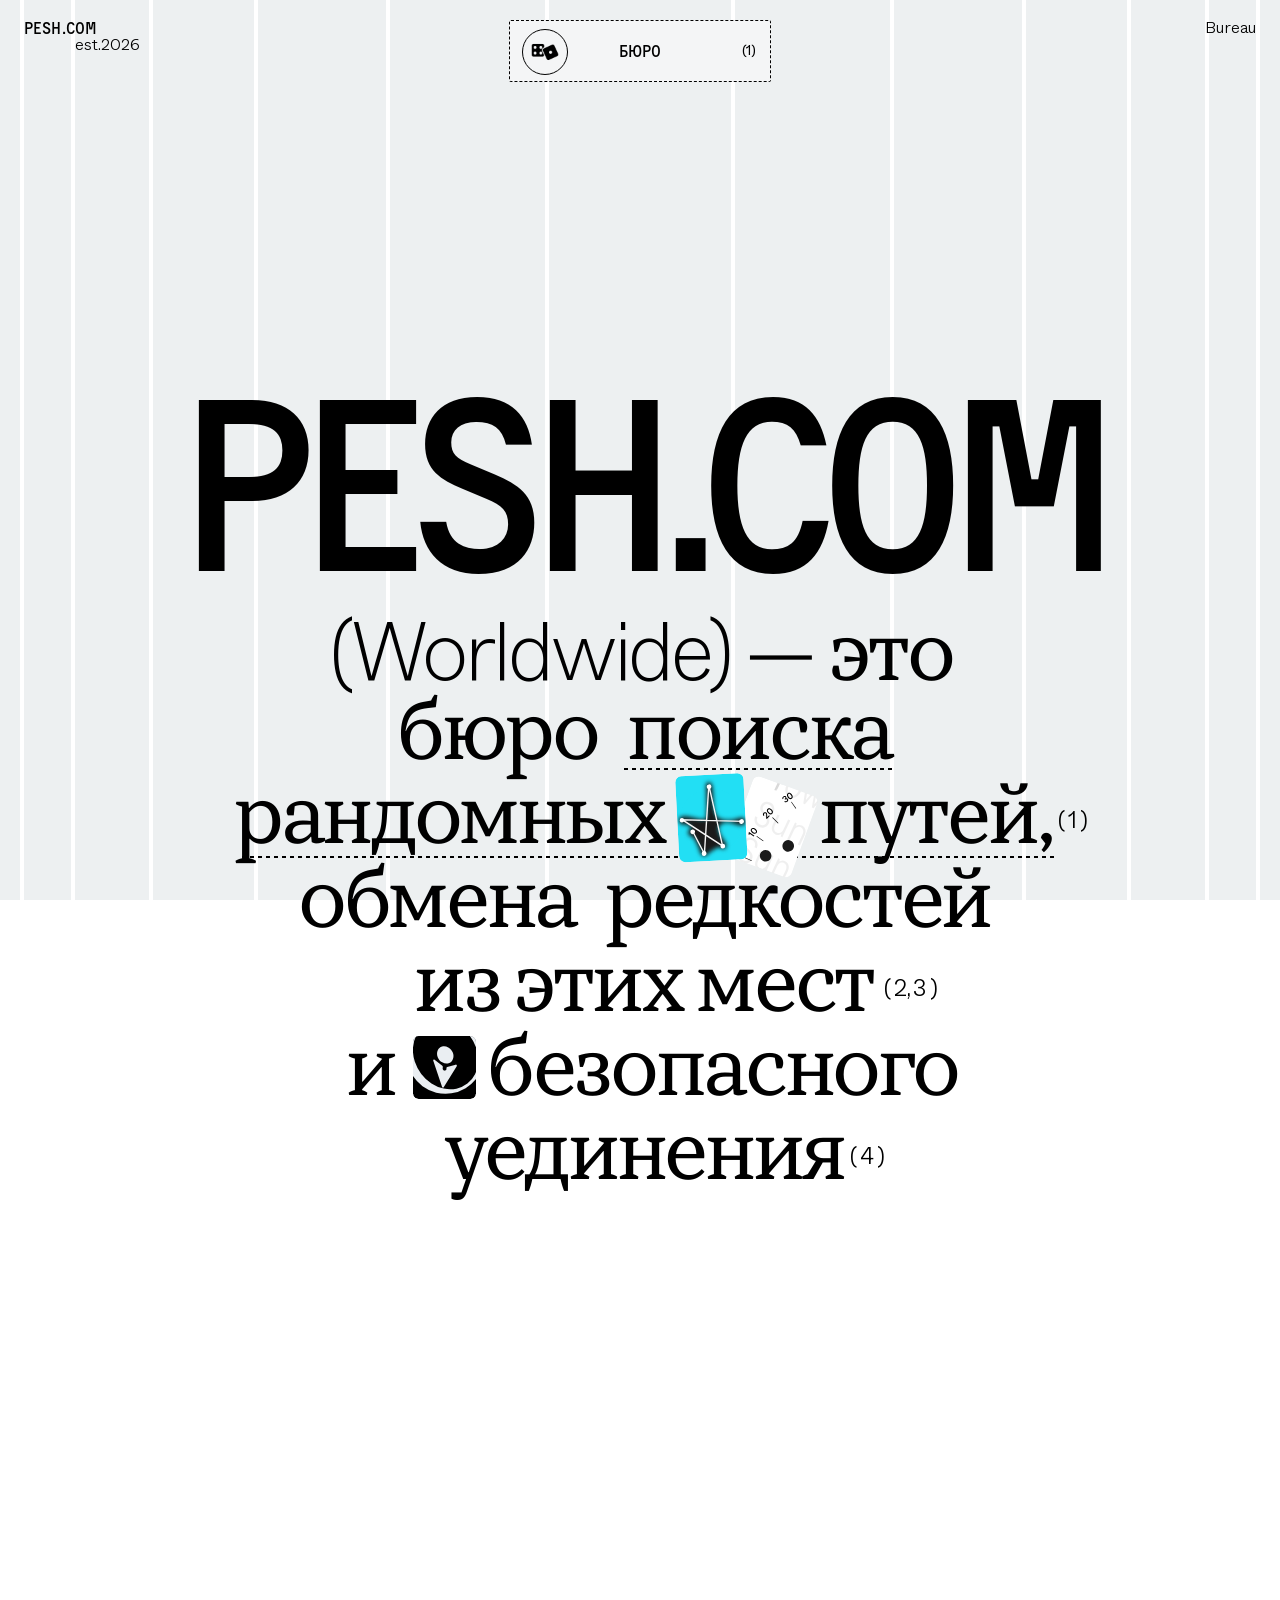
<file: index.html>
<!DOCTYPE html>
<html lang="ru">
<head>
    <meta charset="UTF-8">
    <meta name="viewport" content="width=device-width, initial-scale=1.0">
    <title>PESH.COM — Бюро</title>
    <meta name="description" content="PESH.COM (Worldwide) — бюро поиска рандомных путей, обмена редкостей и безопасного уединения.">
    <link rel="preload" href="assets/fonts/abc-whyte.woff2" as="font" type="font/woff2" crossorigin>
    <link rel="preload" href="assets/fonts/activist.woff2" as="font" type="font/woff2" crossorigin>
    <link rel="preload" href="assets/fonts/tt-tricks.woff2" as="font" type="font/woff2" crossorigin>
    <link rel="stylesheet" href="assets/css/base.css?v=4">
    <link rel="stylesheet" href="assets/css/home.css?v=4">
    <link rel="stylesheet" href="assets/css/panels.css?v=4">
</head>
<body class="is-preload">

    <div class="grid" id="grid" aria-hidden="true"></div>

    <header class="top-bar" data-enter="top">
        <div class="top-bar__scale">
            <div class="top-bar__motion">
                <a class="logo" href="index.html" aria-label="PESH.COM, est. 2026">
                    <span class="logo__name">pesh.com</span>
                    <span class="logo__est">est.2026</span>
                </a>

                <nav class="nav-pill" aria-label="Разделы">
                    <button class="nav-pill__trigger" type="button" aria-haspopup="true" aria-expanded="false">
                        <span class="nav-pill__dice">
                            <img src="assets/images/dice.png" alt="" width="28" height="28">
                        </span>
                        <span class="nav-pill__label">бюро</span>
                        <span class="nav-pill__index">(1)</span>
                    </button>
                </nav>

                <span class="top-bar__section">Bureau</span>
            </div>
        </div>
    </header>

    <main>

        <section class="hero" data-enter="bottom" aria-label="PESH.COM">
            <div class="hero__scale">
                <div class="hero__motion">
                    <div class="hero__layer">
                        <h1 class="hero__title">pesh.com</h1>

                        <p class="hero__intro">
                            <span class="u-sans">(Worldwide)</span><span class="u-serif"> — это</span>
                        </p>

                        <p class="hero__lead">бюро  поиска
рандомных          путей,
обмена  редкостей
из этих мест
 и      безопасного
уединения</p>

                        <span class="hero__rule hero__rule--search" aria-hidden="true"></span>
                        <span class="hero__rule hero__rule--paths" aria-hidden="true"></span>

                        <a class="hero__jump hero__jump--search" href="#panels" aria-label="Перейти к бронированию маршрута"></a>
                        <a class="hero__jump hero__jump--paths" href="#panels" aria-label="Перейти к бронированию маршрута"></a>

                        <img class="hero__cards" src="assets/images/hero-cards.svg" alt="" width="144" height="106">
                        <img class="hero__rest" src="assets/images/hero-rest-card.svg" alt="" width="63" height="63">

                        <span class="hero__note hero__note--one">( 1 )</span>
                        <span class="hero__note hero__note--two">( 2, 3 )</span>
                        <span class="hero__note hero__note--four">( 4 )</span>
                    </div>
                </div>
            </div>
        </section>

        <div class="hero__end" id="hero-end" aria-hidden="true"></div>

        <section class="panels" id="panels" aria-label="Бронирование маршрута">

            <aside class="panel panel--menu" aria-label="Розыгрыш маршрута">
                <div class="panel__inner">
                    <div class="accordion" id="accordion">
                        <p class="menu-title">розыгрыш маршрута</p>

                        <section class="menu-item">
                            <button class="menu-item__header" type="button" aria-expanded="false">подготовка</button>
                            <div class="menu-item__body">
                                <p class="menu-item__text">Раздел в подготовке.</p>
                            </div>
                        </section>

                        <section class="menu-item is-open">
                            <button class="menu-item__header" type="button" aria-expanded="true">примерная локация</button>
                            <div class="menu-item__body">
                                <p class="menu-item__text">Маршрут пройдет по&nbsp;правой стороне хребта Атласского, через обзорную площадку и&nbsp;до&nbsp;р.&nbsp;Калька</p>
                                <span class="route-map" aria-hidden="true">
                                    <img class="route-map__lines" src="assets/images/altitude-lines-desktop.svg" alt="">
                                    <span class="route-map__pin"></span>
                                </span>
                            </div>
                        </section>

                        <section class="menu-item">
                            <button class="menu-item__header" type="button" aria-expanded="false">часто задаваемые вопросы</button>
                            <div class="menu-item__body">
                                <p class="menu-item__text">Раздел в подготовке.</p>
                            </div>
                        </section>
                    </div>
                </div>
            </aside>

            <aside class="panel panel--ticket" aria-label="Стоимость билета">
                <div class="panel__inner">
                    <p class="ticket__lead">Стоимость билета случайна
и зависит от того, сколько ходоков
поучаствует в маршруте:</p>

                    <p class="ticket__caption ticket__caption--count">количество ходоков:</p>
                    <div class="counter counter--count">
                        <span class="counter__cell counter__cell--unit">шт</span>
                        <span class="counter__cell"></span>
                        <span class="counter__cell counter__cell--digit">2</span>
                        <span class="counter__cell counter__cell--digit">0</span>
                    </div>

                    <p class="ticket__caption ticket__caption--price">Когда набор завершится,
каждый ходок получит билет за:</p>
                    <div class="counter counter--price">
                        <span class="counter__cell counter__cell--unit">₽</span>
                        <span class="counter__cell"></span>
                        <span class="counter__cell counter__cell--digit">5</span>
                        <span class="counter__cell counter__cell--digit">8</span>
                        <span class="counter__cell counter__cell--digit">1</span>
                        <span class="counter__cell counter__cell--digit">0</span>
                    </div>

                    <p class="ticket__deadline">набор на маршрут до 18/06/2026</p>
                    <button class="ticket__book" type="button">забронировать место</button>
                </div>
            </aside>

        </section>

        <section class="bureau-m" aria-label="Бюро">
            <div class="bureau-m__stage">
                <h1 class="bureau-m__title">pesh.com</h1>

                <p class="bureau-m__lead"><span class="bureau-m__intro">(Worldwide)</span> <span class="bureau-m__dash">— это</span></p>
                <p class="bureau-m__body">бюро <span class="bureau-m__u">поиска</span>
<span class="bureau-m__u">рандомных      путей,</span>
обмена редкостей
из этих мест
и      безопасного
уединения</p>

                <img class="bureau-m__cards" src="assets/images/hero-cards.svg" alt="" aria-hidden="true">
                <img class="bureau-m__rest" src="assets/images/hero-rest-card.svg" alt="" aria-hidden="true">
            </div>
        </section>
    </main>

    <script src="assets/js/grid.js?v=4"></script>
    <script src="assets/js/nav.js?v=4"></script>
    <script src="assets/js/app.js?v=4"></script>
    <script src="assets/js/mobile-nav.js?v=4"></script>
</body>
</html>
</file>
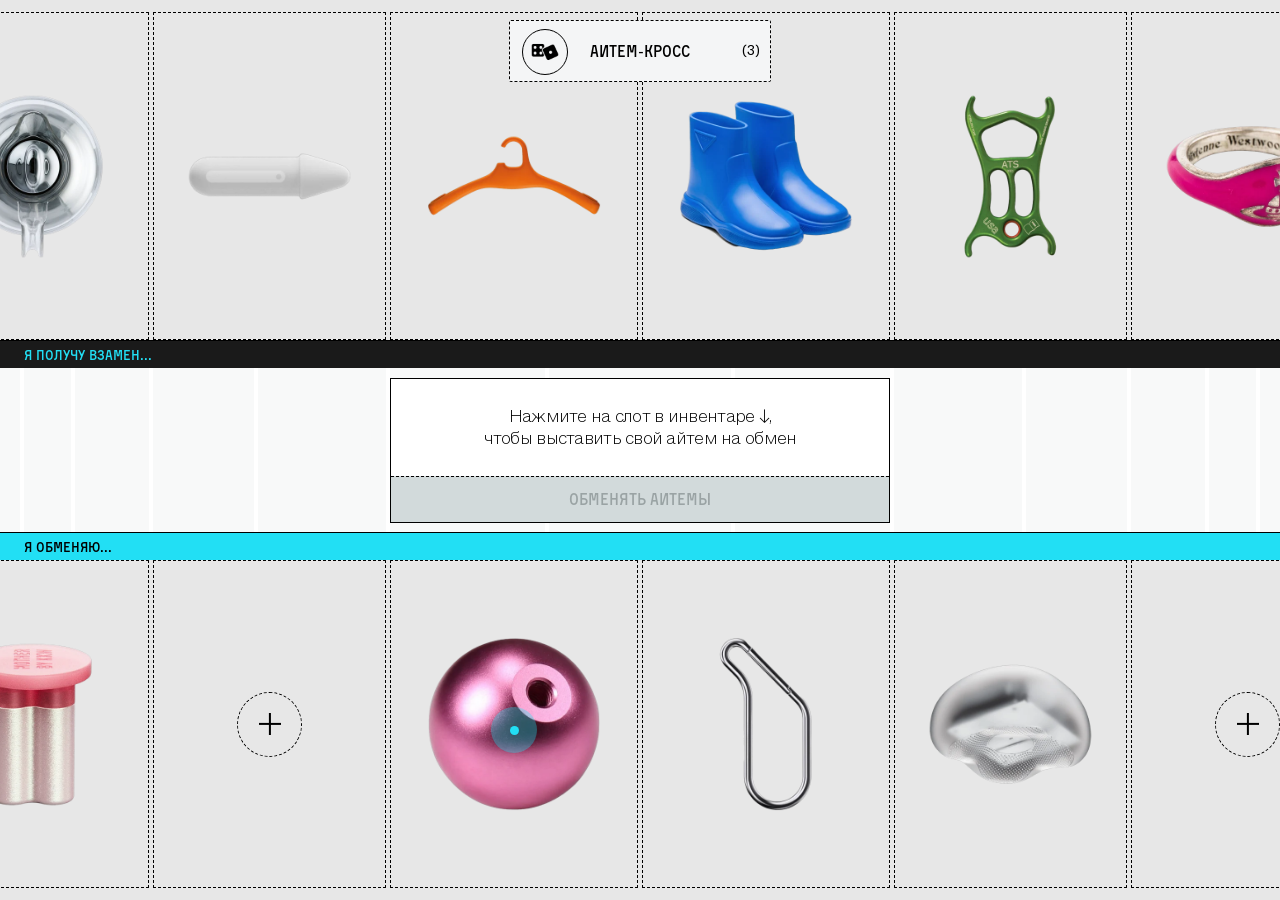
<file: item-cross.html>
<!DOCTYPE html>
<html lang="ru">
<head>
    <meta charset="UTF-8">
    <meta name="viewport" content="width=device-width, initial-scale=1.0">
    <title>PESH.COM — Айтем-кросс</title>
    <meta name="description" content="Айтем-кросс PESH.COM — обмен редкостями между ходоками.">
    <link rel="preload" href="assets/fonts/abc-whyte.woff2" as="font" type="font/woff2" crossorigin>
    <link rel="preload" href="assets/fonts/activist.woff2" as="font" type="font/woff2" crossorigin>
    <link rel="stylesheet" href="assets/css/base.css?v=4">
    <link rel="stylesheet" href="assets/css/item-cross.css?v=4">
    <link rel="stylesheet" href="assets/css/item-cross-mobile.css?v=4">
</head>
<body class="is-preload">
    <div class="grid" id="grid" aria-hidden="true"></div>

    <header class="top-bar">
        <div class="top-bar__scale">
            <div class="top-bar__motion">
                <nav class="nav-pill" aria-label="Разделы">
                    <button class="nav-pill__trigger" type="button" aria-haspopup="true" aria-expanded="false">
                        <span class="nav-pill__dice">
                            <img src="assets/images/dice.png" alt="" width="28" height="28">
                        </span>
                        <span class="nav-pill__label">айтем-кросс</span>
                        <span class="nav-pill__index">(3)</span>
                    </button>
                </nav>
            </div>
        </div>
    </header>

    <main>
        <section class="cross" aria-label="Обмен айтемами">
            <div class="cross__scale">
                <div class="cross__stage">

                    <div class="ribbon ribbon--top" data-enter="top">
                        <div class="ribbon__track" id="track-top"></div>
                    </div>
                    <p class="plate plate--receive">я получу взамен...</p>

                    <div class="action" id="action">
                        <div class="action__panel">
                            <p class="action__note" id="note">Нажмите на слот в инвентаре ↓,
чтобы выставить свой айтем на обмен</p>
                            <button class="action__button" id="exchange" type="button" disabled>обменять айтемы</button>
                        </div>
                    </div>

                    <p class="plate plate--give">я обменяю...</p>
                    <div class="ribbon ribbon--bottom" data-enter="bottom">
                        <div class="ribbon__track" id="track-bottom"></div>
                    </div>

                </div>
            </div>
        </section>

        <section class="m-cross" aria-label="Обмен айтемами">
            <div class="m-stage" id="m-stage">
                <div class="m-grid" id="m-grid" aria-hidden="true"></div>

                <p class="m-plate" id="m-plate">
                    <span class="m-plate__label" id="m-plate-label">я обменяю...</span>
                    <span class="m-plate__index" id="m-plate-index">(1)</span>
                </p>
                <button class="m-dice" id="m-dice" type="button" aria-label="Меню">
                    <span class="m-burger"><span></span><span></span><span></span></span>
                </button>

                <div class="m-matrix" id="m-matrix">
                    <div class="m-cards" id="m-cards"></div>
                </div>

                <div class="m-panel" id="m-panel">
                    <div class="m-panel__content" id="m-content"></div>
                    <button class="m-panel__btn" id="m-btn" type="button" disabled>хочу обменять это</button>
                </div>

                <form class="m-form" id="m-form" hidden novalidate>
                    <div class="m-form__fields">
                        <label class="m-field">
                            <span class="m-field__label">полное имя</span>
                            <span class="m-field__control">
                                <input class="m-field__input" name="name" type="text" placeholder="Путник Бродячий" autocomplete="name" required>
                                <button class="m-field__clear icon-x" type="button" tabindex="-1" aria-label="Очистить"></button>
                            </span>
                        </label>
                        <label class="m-field">
                            <span class="m-field__label">почта</span>
                            <span class="m-field__control">
                                <input class="m-field__input" name="email" type="email" placeholder="name@gmail.com" autocomplete="email" required>
                                <button class="m-field__clear icon-x" type="button" tabindex="-1" aria-label="Очистить"></button>
                            </span>
                        </label>
                        <label class="m-field">
                            <span class="m-field__label">комментарии*</span>
                            <span class="m-field__control">
                                <input class="m-field__input" name="comment" type="text" placeholder="Крутой стафф, спасибо!" required>
                                <button class="m-field__clear icon-x" type="button" tabindex="-1" aria-label="Очистить"></button>
                            </span>
                        </label>
                    </div>
                    <button class="m-form__submit" id="m-submit" type="submit">обменять айтем</button>
                </form>
            </div>
        </section>

        <div class="modal" id="modal" hidden>
            <div class="modal__backdrop" data-close></div>
            <form class="modal__card" id="form" novalidate>
                <button class="modal__close icon-x" type="button" data-close aria-label="Закрыть"></button>

                <div class="modal__body" id="modal-body">
                    <p class="modal__title">заполните форму, чтобы приобрести айтем</p>

                    <div class="modal__fields">
                        <label class="field">
                            <span class="field__label">полное имя</span>
                            <span class="field__control">
                                <input class="field__input" name="name" type="text" placeholder="Путник Бродячий" autocomplete="name" required>
                                <button class="field__clear icon-x" type="button" tabindex="-1" aria-label="Очистить"></button>
                            </span>
                        </label>

                        <label class="field">
                            <span class="field__label">почта</span>
                            <span class="field__control">
                                <input class="field__input" name="email" type="email" placeholder="name@gmail.com" autocomplete="email" required>
                                <button class="field__clear icon-x" type="button" tabindex="-1" aria-label="Очистить"></button>
                            </span>
                        </label>

                        <label class="field">
                            <span class="field__label">комментарий*</span>
                            <span class="field__control">
                                <input class="field__input" name="comment" type="text" placeholder="Крутой стафф, спасибо!" required>
                                <button class="field__clear icon-x" type="button" tabindex="-1" aria-label="Очистить"></button>
                            </span>
                        </label>
                    </div>

                    <button class="modal__submit" type="submit">обменять</button>
                </div>

                <div class="modal__success" id="modal-success" hidden>
                    <p class="modal__success-text">Спасибо за транзакцию!
Цифровой слепок айтема скоро придёт
на указанный вами почтовый адрес.</p>
                    <button class="modal__submit" type="button" data-close>супер</button>
                </div>
            </form>
        </div>
    </main>

    <script src="assets/js/grid.js?v=4"></script>
    <script src="assets/js/nav.js?v=4"></script>
    <script src="assets/js/item-cross.js?v=4"></script>
    <script src="assets/js/mobile-nav.js?v=4"></script>
</body>
</html>
</file>
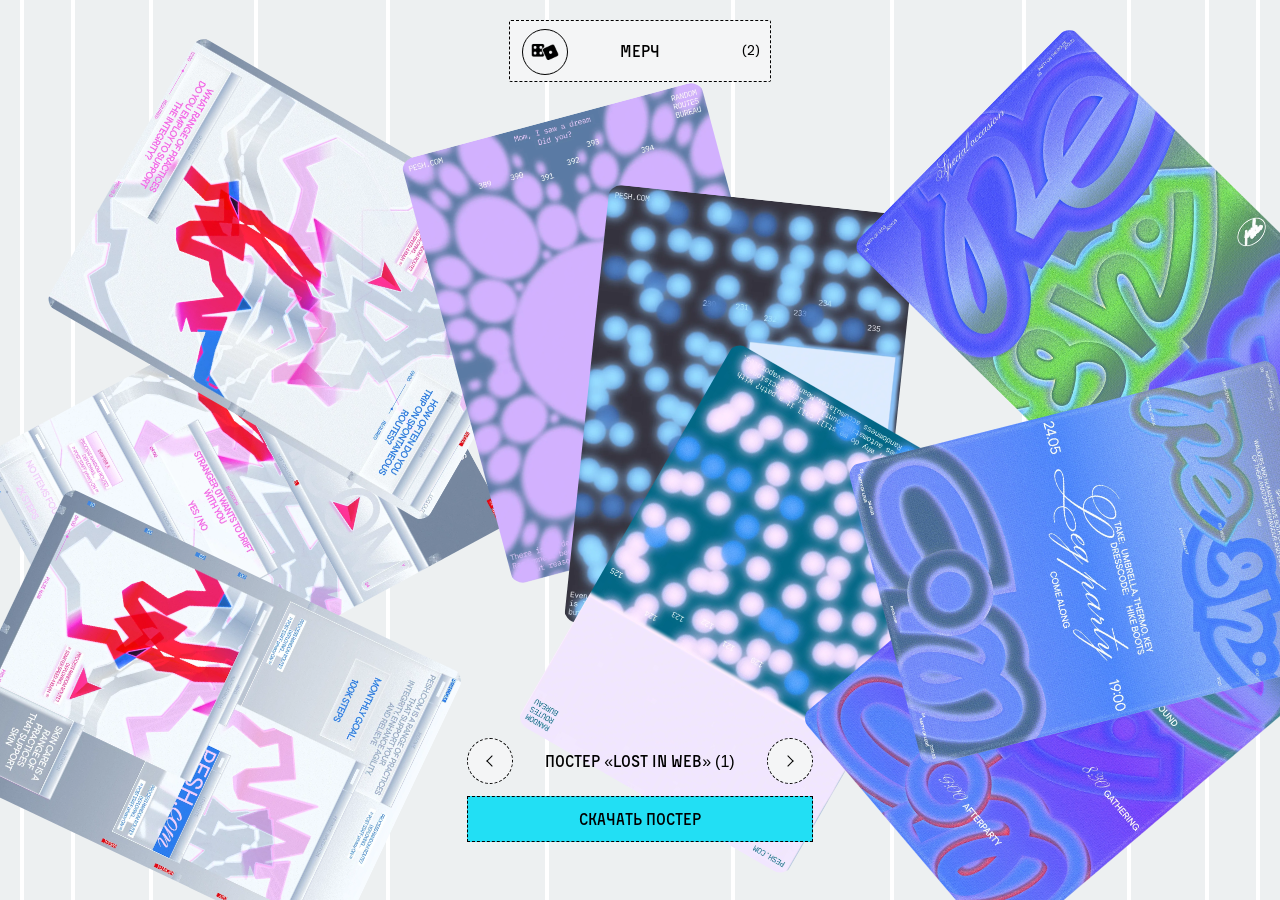
<file: merch.html>
<!DOCTYPE html>
<html lang="ru">
<head>
    <meta charset="UTF-8">
    <meta name="viewport" content="width=device-width, initial-scale=1.0">
    <title>PESH.COM — Мерч</title>
    <meta name="description" content="Мерч PESH.COM — постеры коллекций Lost in web, Сны и Leg Party.">
    <link rel="preload" href="assets/fonts/abc-whyte.woff2" as="font" type="font/woff2" crossorigin>
    <link rel="preload" href="assets/fonts/activist.woff2" as="font" type="font/woff2" crossorigin>
    <link rel="stylesheet" href="assets/css/base.css?v=4">
    <link rel="stylesheet" href="assets/css/merch.css?v=4">
</head>
<body class="is-preload">

    <div class="grid" id="grid" aria-hidden="true"></div>

    <header class="top-bar">
        <div class="top-bar__scale">
            <div class="top-bar__motion">
                <nav class="nav-pill" aria-label="Разделы">
                    <button class="nav-pill__trigger" type="button" aria-haspopup="true" aria-expanded="false">
                        <span class="nav-pill__dice">
                            <img src="assets/images/dice.png" alt="" width="28" height="28">
                        </span>
                        <span class="nav-pill__label">мерч</span>
                        <span class="nav-pill__index">(2)</span>
                    </button>
                </nav>

                <div class="mobile-bar">
                    <span class="mobile-bar__word">Bureau</span>
                    <button class="mobile-bar__menu" type="button" aria-label="Меню">
                        <span class="mobile-bar__burger"></span>
                    </button>
                    <span class="mobile-bar__est">est.2026</span>
                </div>
            </div>
        </div>
    </header>

    <main>
        <section class="merch" aria-label="Постеры">
            <div class="merch__scale">
                <div class="merch__stage" id="stage">

                    <div class="merch-controls" data-enter="bottom">
                        <button class="merch-arrow merch-arrow--prev" id="prev" type="button" aria-label="Предыдущий постер">
                            <span class="merch-arrow__chevron"></span>
                        </button>
                        <p class="merch-title" id="title">Постер «Lost in web»&nbsp;(1)</p>
                        <button class="merch-arrow merch-arrow--next" id="next" type="button" aria-label="Следующий постер">
                            <span class="merch-arrow__chevron"></span>
                        </button>
                        <a class="merch-download" id="download" target="_blank" rel="noopener">скачать постер</a>
                    </div>
                </div>
            </div>
        </section>
    </main>

    <script src="assets/js/grid.js?v=4"></script>
    <script src="assets/js/nav.js?v=4"></script>
    <script src="assets/js/merch.js?v=4"></script>
    <script src="assets/js/mobile-nav.js?v=4"></script>
</body>
</html>
</file>
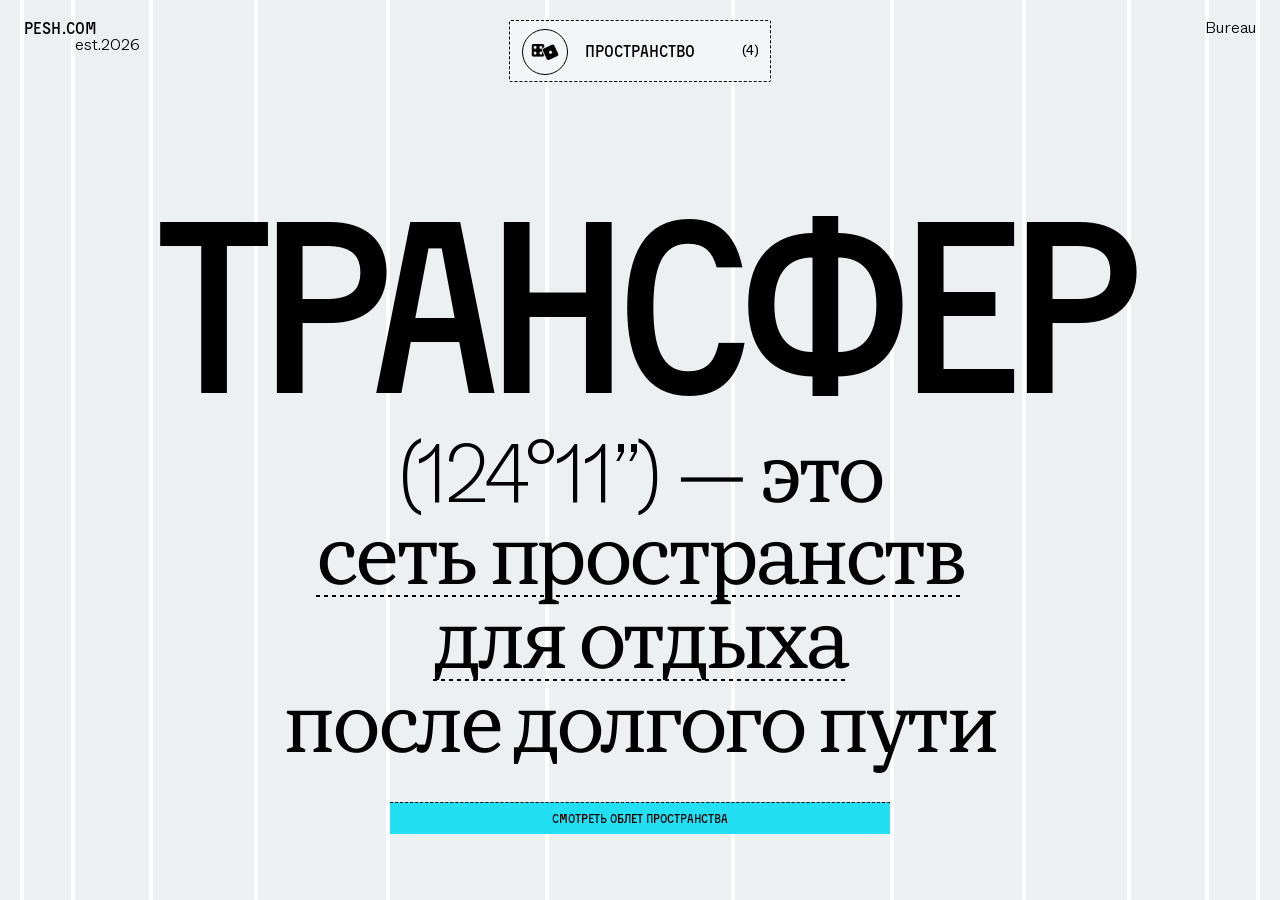
<file: space.html>
<!DOCTYPE html>
<html lang="ru">
<head>
    <meta charset="UTF-8">
    <meta name="viewport" content="width=device-width, initial-scale=1.0">
    <title>PESH.COM — Пространство</title>
    <meta name="description" content="Пространство PESH.COM — сеть пространств для отдыха после долгого пути.">
    <link rel="preload" href="assets/fonts/abc-whyte.woff2" as="font" type="font/woff2" crossorigin>
    <link rel="preload" href="assets/fonts/activist.woff2" as="font" type="font/woff2" crossorigin>
    <link rel="preload" href="assets/fonts/tt-tricks.woff2" as="font" type="font/woff2" crossorigin>
    <link rel="stylesheet" href="assets/css/base.css?v=4">
    <link rel="stylesheet" href="assets/css/space.css?v=4">
</head>
<body class="is-preload">
    <div class="grid" id="grid" aria-hidden="true"></div>

    <header class="top-bar">
        <div class="top-bar__scale">
            <div class="top-bar__motion">
                <a class="logo" href="index.html" aria-label="PESH.COM, est. 2026">
                    <span class="logo__name">pesh.com</span>
                    <span class="logo__est">est.2026</span>
                </a>

                <nav class="nav-pill" aria-label="Разделы">
                    <button class="nav-pill__trigger" type="button" aria-haspopup="true" aria-expanded="false">
                        <span class="nav-pill__dice">
                            <img src="assets/images/dice.png" alt="" width="28" height="28">
                        </span>
                        <span class="nav-pill__label">пространство</span>
                        <span class="nav-pill__index">(4)</span>
                    </button>
                </nav>

                <span class="top-bar__section">Bureau</span>
            </div>
        </div>
    </header>

    <main>

        <section class="space" aria-label="Пространство">
            <div class="space__scale">
                <div class="space__stage">
                    <h1 class="space__title">Трансфер</h1>

                    <div class="space__desc">
                        <p class="space__lead"><span class="space__coords">(124°11”)</span> <span class="space__dash">— это</span></p>
                        <p class="space__body">
                            <span class="space__u space__u--1">сеть пространств</span><br>
                            <span class="space__u space__u--2">для отдыха</span><br>
                            после долгого пути
                        </p>
                    </div>

                    <a class="space__cta" href="https://drive.google.com/file/d/1IDYxlxIXfBQie6rAFqJLH1-9awCMmvHd/view" target="_blank" rel="noopener noreferrer">смотреть облет пространства</a>
                </div>
            </div>
        </section>

        <section class="space-m" aria-label="Пространство">
            <div class="space-m__stage">
                <span class="space-m__bureau">bureau</span>
                <span class="space-m__est">est.2026</span>
                <button class="space-m__nav" type="button" aria-label="Меню">
                    <span class="space-m__burger"><span></span><span></span><span></span></span>
                </button>

                <h1 class="space-m__title">Трансфер</h1>

                <div class="space-m__desc">
                    <p class="space-m__lead"><span class="space-m__coords">(124°11”)</span> <span class="space-m__dash">— это</span></p>
                    <p class="space-m__body">
                        <span class="space-m__u space-m__u--1">сеть пространств</span><br>
                        <span class="space-m__u space-m__u--2">для отдыха</span><br>
                        после долгого пути
                    </p>
                </div>

                <a class="space-m__cta" href="https://drive.google.com/file/d/1IDYxlxIXfBQie6rAFqJLH1-9awCMmvHd/view" target="_blank" rel="noopener noreferrer">смотреть облет пространства</a>
            </div>
        </section>
    </main>

    <script src="assets/js/grid.js?v=4"></script>
    <script src="assets/js/nav.js?v=4"></script>
    <script src="assets/js/space.js?v=4"></script>
    <script src="assets/js/mobile-nav.js?v=4"></script>
</body>
</html>
</file>
<file: assets/css/base.css>
@font-face {
    font-family: "ABC Whyte";
    src: url("../fonts/abc-whyte.woff2") format("woff2");
    font-weight: 100 1000;
    font-style: normal;
    font-display: swap;
}

@font-face {
    font-family: "Activist";
    src: url("../fonts/activist.woff2") format("woff2");
    font-weight: 400;
    font-style: normal;
    font-display: swap;
}

@font-face {
    font-family: "TT Tricks";
    src: url("../fonts/tt-tricks.woff2") format("woff2");
    font-weight: 400;
    font-style: normal;
    font-display: swap;
}

*,
*::before,
*::after {
    box-sizing: border-box;
    margin: 0;
    padding: 0;
}

html {
    -webkit-text-size-adjust: 100%;
}

body {
    min-height: 100vh;
    background: var(--color-bg);
    color: var(--color-ink);
    font-family: "ABC Whyte", system-ui, sans-serif;
    overflow-x: hidden;
}

img {
    display: block;
    max-width: 100%;
}

a {
    color: inherit;
    text-decoration: none;
}

button {
    font: inherit;
    color: inherit;
    background: none;
    border: none;
    cursor: pointer;
}

:root {
    --color-bg: #ffffff;
    --color-grid: #d2dadb;
    --color-ink: #000000;
    --color-ink-soft: #1a1a1a;
    --color-accent: #22dff4;
    --color-panel: #f4f5f6;
    --color-surface: #edf0f1;

    --grid-gap: 4px;

    --scale: 1;

    --hero-lift: 120px;

    --ease-enter: cubic-bezier(0.22, 1, 0.32, 1.03);
    --ease-panel: cubic-bezier(0.22, 1, 0.36, 1);
    --ease-nav: cubic-bezier(0.65, 0, 0.35, 1);
    --intro-duration: 1.5s;
}

.grid {
    position: fixed;
    inset: 0;
    z-index: 0;
    display: flex;
    gap: var(--grid-gap);
    opacity: 0.4;
    pointer-events: none;
}

.grid__col {
    flex: 0 1 0;
    background: var(--color-grid);
}

.top-bar__scale,
.hero__scale {
    display: flex;
    justify-content: center;
    align-items: flex-start;
}

.top-bar__scale > *,
.hero__scale > * {
    flex: 0 0 var(--stage-width, 1280px);
    width: var(--stage-width, 1280px);
}

.top-bar {
    position: fixed;
    top: 0;
    left: 0;
    right: 0;
    z-index: 10;

    pointer-events: none;
}

.logo,
.nav-pill {
    pointer-events: auto;
}

.top-bar__motion {
    position: relative;
    height: 126px;
}

.logo {
    position: absolute;
    left: 24px;
    top: 20px;
    transition: opacity 0.4s ease, visibility 0.4s ease;
}

.top-bar__section {
    transition: opacity 0.4s ease, visibility 0.4s ease;
}

.logo__name {
    display: block;
    font-family: "Activist", sans-serif;
    font-size: 16px;
    line-height: 1;
    text-transform: uppercase;
    letter-spacing: 0.01em;
}

.logo__est {
    display: block;
    margin-top: 1px;
    margin-left: 51px;
    font-size: 16px;
    font-weight: 300;
    line-height: 1;
}

.top-bar__section {
    position: absolute;
    right: 24px;
    top: 20px;
    font-size: 16px;
    font-weight: 300;
    line-height: 1;
}

.nav-pill {
    position: absolute;
    left: 50%;
    top: 20px;
    transform: translateX(-50%);
    z-index: 5;
}

.nav-pill::after {
    content: "";
    position: absolute;
    top: 0;
    left: 50%;
    transform: translateX(-50%);
    width: 262px;
    height: 62px;
    z-index: -1;
}

.nav-pill:hover::after {
    width: 501px;
    height: 170px;
}

.nav-pill__trigger {
    position: relative;
    display: block;
    width: 262px;
    height: 62px;
    border-radius: 2px;
    border: 1.2px dashed var(--color-ink);
    background: var(--color-panel);
    cursor: pointer;

    transition: width 0.4s var(--ease-nav), height 0.4s var(--ease-nav),
                background 0.4s var(--ease-nav);
    transition-delay: 0.3s;
}

.nav-pill:hover .nav-pill__trigger {
    width: 501px;
    height: 32px;
    background: var(--color-accent);

    transition-delay: 0s;
}

.nav-pill__dice {
    position: absolute;
    left: 12px;
    top: 8px;
    display: grid;
    place-items: center;
    width: 46px;
    height: 46px;
    border: 1.2px solid var(--color-ink);
    border-radius: 50%;
    background: var(--color-panel);
}

.nav-pill__dice img {
    width: 28px;
    height: 28px;
}

.nav-pill__label {
    position: absolute;
    left: 50%;
    top: 50%;
    transform: translate(-50%, -50%);
    font-family: "Activist", sans-serif;
    font-size: 16px;
    line-height: 1;
    text-transform: uppercase;
}

.nav-pill__index {
    position: absolute;
    left: 232px;
    top: 23px;
    font-size: 14px;
    font-weight: 350;
    line-height: 1;
}

.nav-pill__dice,
.nav-pill__label,
.nav-pill__index {
    transition: opacity 0.2s ease;
    transition-delay: 0.28s;
}

.nav-pill:hover .nav-pill__dice,
.nav-pill:hover .nav-pill__label,
.nav-pill:hover .nav-pill__index {
    opacity: 0;
    pointer-events: none;
    transition-delay: 0s;
}

.nav-pill__plate {
    position: absolute;
    inset: 0;
    display: flex;
    align-items: center;
    justify-content: center;
    font-family: "Activist", sans-serif;
    font-size: 12px;
    text-transform: uppercase;
    color: var(--color-ink);
    white-space: nowrap;
    opacity: 0;
    pointer-events: none;
    transition: opacity 0.2s ease;
    transition-delay: 0s;
}

.nav-pill:hover .nav-pill__plate {
    opacity: 1;
    transition-delay: 0.22s;
}

.nav-panel__body {
    position: absolute;
    top: 100%;
    left: 50%;
    transform: translateX(-50%);
    width: 262px;
    display: flex;
    max-height: 0;
    overflow: hidden;
    border: none;
    transition: width 0.4s var(--ease-nav), max-height 0.32s var(--ease-nav);

    transition-delay: 0.3s, 0s;
}

.nav-pill:hover .nav-panel__body {
    width: 501px;
    max-height: 130px;
    border: 1.2px dashed var(--color-ink);
    border-top: none;

    transition-delay: 0s, 0.3s;
}

.nav-panel__dice {
    flex: 0 0 155px;
    display: flex;
    align-items: center;
    justify-content: center;
    background: #f0f0f0;
    border-right: 1.2px dashed var(--color-ink);
    transition: background 0.25s ease;
}

.nav-panel__dice:hover {
    background: var(--color-accent);
}

.nav-panel__list {
    flex: 1;
    display: flex;
    flex-direction: column;
    list-style: none;
}

.nav-link {
    position: relative;
    display: flex;
    align-items: center;
    height: 32px;
    padding: 0 12px;
    color: var(--color-ink);
    text-decoration: none;
    background: #f0f0f0;
    border-bottom: 1.2px dashed var(--color-ink);
    transition: background 0.2s ease;
}

.nav-panel__list li:last-child .nav-link {
    border-bottom: none;
}

.nav-link:hover,
.nav-link.is-current {
    background: var(--color-accent);
}

.nav-link__index {
    font-family: "ABC Whyte", sans-serif;
    font-weight: 350;
    font-size: 14px;
}

.nav-link__name {
    position: absolute;
    left: 50%;
    transform: translateX(-50%);
    font-family: "Activist", sans-serif;
    font-size: 16px;
    text-transform: uppercase;
}

.dice3d {
    width: 58px;
    height: 58px;

}

.dice3d__cube {
    position: relative;
    width: 100%;
    height: 100%;
    transform-style: preserve-3d;
    transform: rotateX(-35.264deg) rotateY(-45deg);
    transition: transform 1.25s cubic-bezier(0.2, 0.85, 0.25, 1);
    cursor: pointer;
}

.dice3d__face {
    position: absolute;
    top: 0;
    left: 0;
    width: 58px;
    height: 58px;
    display: grid;
    grid-template-columns: repeat(3, 1fr);
    grid-template-rows: repeat(3, 1fr);
    padding: 8px;
    gap: 3px;
    background: var(--color-accent);
    border: 1.4px solid var(--color-ink);
    backface-visibility: hidden;
    -webkit-backface-visibility: hidden;
}

.dice3d__pip {
    align-self: center;
    justify-self: center;
    width: 8px;
    height: 8px;
    border-radius: 50%;
    background: var(--color-ink);
}

.dice3d__face--f { transform: translateZ(29px); }
.dice3d__face--b { transform: rotateY(180deg) translateZ(29px); }
.dice3d__face--r { transform: rotateY(90deg) translateZ(29px); }
.dice3d__face--l { transform: rotateY(-90deg) translateZ(29px); }
.dice3d__face--u { transform: rotateX(90deg) translateZ(29px); }
.dice3d__face--d { transform: rotateX(-90deg) translateZ(29px); }

@media (prefers-reduced-motion: reduce) {
    :root {
        --intro-duration: 0.01s;
    }
}

.mnav {
    display: none;
}

@media (max-width: 767px) {
    .space-m__bureau,
    .space-m__est,
    .space-m__nav,
    .err-m__bureau,
    .err-m__est,
    .err-m__nav,
    .m-dice,
    .mobile-bar {
        display: none !important;
    }

    .mnav {
        display: block;
        position: fixed;
        inset: 0;
        z-index: 60;
        pointer-events: none;
    }

    .mnav__bar {
        position: absolute;
        top: 12px;
        left: 17px;
        right: 17px;
        height: 46px;
        display: flex;
        align-items: center;
        justify-content: space-between;
        padding: 0 14px;
        pointer-events: auto;
        border: 1.2px solid transparent;
        background: transparent;
        transition: background 0.32s var(--ease-nav), border-color 0.32s var(--ease-nav);
    }

    .mnav.is-open .mnav__bar {
        background: #f0f0f0;
        border-color: var(--color-ink);
    }

    .mnav__bureau {
        font-family: "Activist", sans-serif;
        font-size: 16px;
        text-transform: uppercase;
    }

    .mnav__est {
        font-family: "ABC Whyte", sans-serif;
        font-weight: 200;
        font-size: 18px;
        letter-spacing: -0.06em;
    }

    .mnav--icononly .mnav__bureau,
    .mnav--icononly .mnav__est {
        visibility: hidden;
    }

    .mnav__btn {
        position: absolute;
        left: 50%;
        top: 50%;
        transform: translate(-50%, -50%);
        width: 46px;
        height: 46px;
        display: grid;
        place-items: center;
        border-radius: 50%;
        border: 1.2px dashed var(--color-ink);
        background: #f0f0f0;
        cursor: pointer;
    }

    .mnav__lines {
        position: relative;
        width: 22px;
        height: 16px;
    }

    .mnav__lines span {
        position: absolute;
        left: 0;
        width: 22px;
        height: 1.6px;
        background: var(--color-ink);
        transition: transform 0.34s var(--ease-nav), opacity 0.18s ease;
    }

    .mnav__lines span:nth-child(1) { top: 0; }
    .mnav__lines span:nth-child(2) { top: 7.2px; }
    .mnav__lines span:nth-child(3) { top: 14.4px; }

    .mnav.is-open .mnav__lines span:nth-child(1) { transform: translateY(7.2px) rotate(45deg); }
    .mnav.is-open .mnav__lines span:nth-child(2) { opacity: 0; }
    .mnav.is-open .mnav__lines span:nth-child(3) { transform: translateY(-7.2px) rotate(-45deg); }

    .mnav__catch {
        position: absolute;
        inset: 0;
        padding: 0;
        border: none;
        background: transparent;
        pointer-events: none;
    }

    .mnav.is-open .mnav__catch {
        pointer-events: auto;
    }

    .mnav__panel {
        position: absolute;
        top: 58px;
        left: 17px;
        right: 17px;
        max-height: 0;
        overflow: hidden;
        opacity: 0;
        pointer-events: none;
        transition: max-height 0.4s var(--ease-nav), opacity 0.3s ease;
    }

    .mnav.is-open .mnav__panel {
        max-height: 380px;
        opacity: 1;
        pointer-events: auto;
        transition-delay: 0.06s;
    }

    .mnav__link {
        position: relative;
        display: flex;
        align-items: center;
        height: 38px;
        padding: 0 13px;
        background: #f0f0f0;
        border: 1.2px dashed var(--color-ink);
        border-top: none;
        color: var(--color-ink);
        text-decoration: none;
    }

    .mnav__idx {
        font-family: "ABC Whyte", sans-serif;
        font-weight: 300;
        font-size: 14px;
    }

    .mnav__name {
        position: absolute;
        left: 50%;
        transform: translateX(-50%);
        font-family: "Activist", sans-serif;
        font-size: 16px;
        text-transform: uppercase;
    }

    .mnav__roll {
        display: flex;
        align-items: center;
        justify-content: center;
        width: 100%;
        height: 38px;
        background: var(--color-accent);
        border: 1.2px dashed var(--color-ink);
        border-top: none;
        font-family: "Activist", sans-serif;
        font-size: 16px;
        text-transform: uppercase;
        color: var(--color-ink);
        cursor: pointer;
    }

    .mnav__throw[hidden] {
        display: none;
    }

    .mnav__throw {
        position: absolute;
        inset: 0;
        z-index: 2;
        display: grid;
        place-items: center;
        background: rgba(34, 223, 244, 0.22);
        -webkit-backdrop-filter: blur(3px);
        backdrop-filter: blur(3px);
        pointer-events: auto;
    }

    .mnav__dice {
        transform: scale(2.4);
        animation: mnav-toss 0.9s cubic-bezier(0.2, 0.8, 0.2, 1) both;
    }

    @keyframes mnav-toss {
        0% { transform: translateY(-55vh) scale(0.4); opacity: 0; }
        55% { opacity: 1; }
        100% { transform: translateY(0) scale(2.4); opacity: 1; }
    }
}
</file>
<file: assets/css/home.css>
.hero {
    position: relative;
    z-index: 1;

    height: calc((1180px - var(--hero-lift)) * var(--scale));
}

.hero__motion {
    position: relative;
    height: 1140px;
}

.hero__layer {
    position: absolute;
    inset: 0;
    transform: translateY(calc(-1 * var(--hero-lift)));
}

.hero__title {
    position: absolute;
    left: 168px;
    top: 300px;
    width: 945px;
    font-family: "Activist", sans-serif;
    font-weight: 400;
    font-size: 240px;
    line-height: 1;
    letter-spacing: -0.08em;
    text-align: center;
    text-transform: uppercase;
}

.hero__intro {
    position: absolute;
    left: 0;
    top: 547px;
    width: 100%;
    font-size: 84px;
    line-height: 1;
    text-align: center;
    white-space: nowrap;
}

.u-sans {
    font-weight: 200;
    letter-spacing: -0.06em;
}

.u-serif {
    font-family: "TT Tricks", serif;
    font-weight: 400;
    letter-spacing: -0.04em;
}

.hero__lead {
    position: absolute;
    left: 228px;
    top: 628px;
    width: 832px;
    font-family: "TT Tricks", serif;
    font-weight: 400;
    font-size: 84px;
    line-height: 84px;
    letter-spacing: -0.04em;
    text-align: center;
    white-space: pre-wrap;
}

.hero__rule {
    position: absolute;
    z-index: 1;
    height: 2px;
    background: repeating-linear-gradient(
        to right,
        var(--color-ink) 0 4px,
        transparent 4px 8px
    );
}

.hero__rule--search {
    left: 624px;
    top: 706px;
    width: 270px;
}

.hero__rule--paths {
    left: 242px;
    top: 794px;
    width: 814px;
}

.hero__cards {
    position: absolute;
    z-index: 2;
    left: 675px;
    top: 711px;
    width: 144px;
    height: 106px;
}

.hero__rest {
    position: absolute;
    z-index: 2;
    left: 413px;
    top: 974px;
    width: 63px;
    height: 63px;
}

.hero__note {
    position: absolute;
    z-index: 2;
    font-size: 24px;
    font-weight: 300;
    line-height: 1;
    letter-spacing: -0.06em;
    white-space: nowrap;
}

.hero__note--one {
    left: 1058px;
    top: 746px;
}

.hero__note--two {
    left: 884px;
    top: 914px;
}

.hero__note--four {
    left: 850px;
    top: 1082px;
}

.top-bar__motion,
.hero__motion {
    transform: translateY(var(--enter-y, 0px)) scale(var(--scale));
    transform-origin: top center;
    transition: transform var(--intro-duration) var(--ease-enter);
}

.hero__end {
    height: 1px;
}

.is-preload .top-bar__motion {
    --enter-y: -260px;
}

.is-preload .hero__motion {
    --enter-y: 1200px;
}

.hero__jump {
    position: absolute;
    z-index: 3;
    display: block;
    cursor: pointer;
}

.hero__jump--search {
    left: 624px;
    top: 628px;
    width: 270px;
    height: 84px;
}

.hero__jump--paths {
    left: 242px;
    top: 712px;
    width: 814px;
    height: 84px;
}

.hero__jump:hover ~ .hero__cards {
    animation: hero-card-perk 0.55s ease;
}

@keyframes hero-card-perk {
    0%, 100% { transform: none; }
    35% { transform: translateY(-4px) rotate(-2.5deg); }
    70% { transform: translateY(0) rotate(1.5deg); }
}

.bureau-m {
    display: none;
}

@media (max-width: 767px) {
    .hero,
    .panels,
    .hero__end,
    .top-bar {
        display: none !important;
    }

    .bureau-m {
        display: block;
        position: fixed;
        inset: 0;
        overflow: hidden;
        background: #ffffff;
    }

    .bureau-m__stage {
        position: absolute;
        left: 50%;
        top: 50%;
        width: 390px;
        height: 844px;
        transform: translate(-50%, -50%) translateY(var(--enter-y, 0px)) scale(var(--bm-scale, 1));
        transform-origin: center center;
        transition: transform var(--intro-duration) var(--ease-enter);
    }

    .is-preload .bureau-m__stage {
        --enter-y: 900px;
    }

    .bureau-m__title {
        position: absolute;
        left: 0;
        top: 410px;
        width: 100%;
        margin: 0;
        font-family: "Activist", sans-serif;
        font-weight: 400;
        font-size: 90px;
        line-height: 1;
        letter-spacing: -0.08em;
        text-align: center;
        text-transform: uppercase;
        color: var(--color-ink);
    }

    .bureau-m__lead {
        position: absolute;
        left: 0;
        top: 524px;
        width: 100%;
        margin: 0;
        text-align: center;
        font-size: 42px;
        line-height: 1;
        white-space: nowrap;
    }

    .bureau-m__intro {
        font-family: "ABC Whyte", sans-serif;
        font-weight: 200;
        letter-spacing: -0.06em;
    }

    .bureau-m__dash {
        font-family: "TT Tricks", serif;
        letter-spacing: -0.04em;
    }

    .bureau-m__body {
        position: absolute;
        left: 0;
        top: 566px;
        width: 100%;
        margin: 0;
        font-family: "TT Tricks", serif;
        font-size: 40px;
        line-height: 40px;
        letter-spacing: -0.04em;
        text-align: center;
        white-space: pre-wrap;
        color: var(--color-ink);
    }

    .bureau-m__u {
        position: relative;
        display: inline-block;
    }

    .bureau-m__u::after {
        content: "";
        position: absolute;
        left: 0;
        right: 0;
        bottom: 0.04em;
        height: 1.5px;
        background: repeating-linear-gradient(to right, var(--color-ink) 0 4px, transparent 4px 8px);
    }

    .bureau-m__cards {
        position: absolute;
        left: 206px;
        top: 610px;
        width: 50px;
        height: auto;
    }

    .bureau-m__rest {
        position: absolute;
        left: 66px;
        top: 732px;
        width: 44px;
        height: auto;
    }
}
</file>
<file: assets/css/panels.css>
.panels {
    position: relative;
    z-index: 2;
    height: 100vh;
    overflow: hidden;
}

.panel {
    position: absolute;
    top: calc(20px * var(--scale));
    width: calc(362px * var(--scale));
    height: calc(100vh - 40px * var(--scale));
    transition: transform 0.9s var(--ease-panel);
}

.panel--menu {
    left: calc(24px * var(--scale));
    transform: translateX(-118%);
}

.panel--ticket {
    right: calc(24px * var(--scale));
    transform: translateX(118%);
}

.panels.is-active .panel {
    transform: translateX(0);
}

.panel__inner {
    width: 362px;
    height: calc(100vh / var(--scale) - 40px);
    transform: scale(var(--scale));
    transform-origin: top left;
    background: var(--color-surface);
    border: 1px solid var(--color-ink);
}

.accordion {
    display: flex;
    flex-direction: column;
    height: 100%;
}

.menu-item {
    flex: 0 0 32px;
    overflow: hidden;
    transition: flex-grow 0.45s var(--ease-panel);
}

.menu-item.is-open {
    flex: 1 1 32px;
}

.menu-item:not(:last-child) {
    background: repeating-linear-gradient(
        90deg,
        var(--color-ink) 0 2.4px,
        transparent 2.4px 4.8px
    ) bottom / 100% 1.2px no-repeat;
}

.menu-item__header {
    display: flex;
    align-items: center;
    width: 100%;
    height: 32px;
    padding: 0 16px;
    font-family: "Activist", sans-serif;
    font-size: 14px;
    line-height: 1;
    text-transform: uppercase;
    text-align: left;
}

.menu-item__body {
    padding: 4px 16px 16px;
    opacity: 0;
    transition: opacity 0.3s ease 0.1s;
}

.menu-item.is-open .menu-item__body {
    opacity: 1;
}

.menu-item__text {
    font-size: 20px;
    font-weight: 200;
    line-height: 22px;
    letter-spacing: -0.02em;
}

.panel--ticket .panel__inner {
    position: relative;
}

.ticket__lead,
.ticket__caption,
.counter {
    position: absolute;
    left: 16px;
    right: 16px;
    text-align: center;
}

.ticket__lead {
    top: 125px;
    font-size: 20px;
    font-weight: 200;
    line-height: 22px;
    letter-spacing: -0.02em;
    white-space: pre;
}

.ticket__caption {
    font-family: "Activist", sans-serif;
    font-size: 14px;
    line-height: 16px;
    text-transform: uppercase;
    white-space: pre;
}

.ticket__caption--count {
    top: 260px;
}

.ticket__caption--price {
    top: 396px;
}

.counter {
    display: flex;
    justify-content: center;
}

.counter--count {
    top: 292px;
}

.counter--price {
    top: 444px;
}

.counter__cell {
    display: grid;
    place-items: center;
    width: 36px;
    height: 52px;
    background: #ffffff;
    border: 1px solid var(--color-ink);
}

.counter__cell + .counter__cell {
    margin-left: -1px;
}

.counter__cell--unit {
    font-family: "Activist", sans-serif;
    font-size: 12px;
    line-height: 1;
}

.counter__cell--digit {
    font-family: "TT Tricks", serif;
    font-weight: 100;
    font-size: 36px;
    line-height: 1;
}

.ticket__deadline {
    position: absolute;
    bottom: 57px;
    left: 12px;
    right: 12px;
    display: flex;
    align-items: center;
    justify-content: center;
    height: 32px;
    font-family: "Activist", sans-serif;
    font-size: 12px;
    line-height: 16px;
    text-transform: uppercase;

    background:
        repeating-linear-gradient(90deg, var(--color-ink) 0 2.4px, transparent 2.4px 4.8px) top / 100% 1.2px no-repeat,
        var(--color-accent);
}

.ticket__book {
    position: absolute;
    bottom: 11px;
    left: 12px;
    right: 12px;
    height: 46px;
    font-family: "Activist", sans-serif;
    font-size: 16px;
    line-height: 1;
    text-transform: uppercase;
    color: var(--color-ink);
    background: var(--color-accent);
    border: 1px solid var(--color-ink);
    transition: filter 0.2s ease;
}

.ticket__book:hover {
    filter: brightness(0.94);
}

.ticket__book.is-booked {
    color: #9aa3a4;
    background: #d2dadb;
    border-color: #b9c2c3;
    cursor: default;
    filter: none;
}

.is-panels .logo,
.is-panels .top-bar__section {
    opacity: 0;
    visibility: hidden;
}

.menu-title {
    flex: 0 0 40px;
    display: flex;
    align-items: center;
    margin: 0;
    padding: 0 16px;
    font-family: "Activist", sans-serif;
    font-size: 14px;
    line-height: 1;
    text-transform: uppercase;
    background: repeating-linear-gradient(
        90deg,
        var(--color-ink) 0 2.4px,
        transparent 2.4px 4.8px
    ) bottom / 100% 1.2px no-repeat;
}

.menu-item {
    display: flex;
    flex-direction: column;
}

.menu-item__header {
    flex: 0 0 32px;
}

.menu-item.is-open .menu-item__body {
    display: flex;
    flex: 1 1 auto;
    min-height: 0;
    flex-direction: column;
}

.route-map {
    position: relative;
    flex: 1 1 auto;
    min-height: 220px;
    margin-top: 16px;
    overflow: hidden;
}

.route-map__lines {
    position: absolute;
    left: 50%;
    top: 45%;
    width: 760px;
    height: 760px;
    max-width: none;
    transform: translate(-50%, -50%);
    opacity: 0.8;
}

.route-map__pin {
    position: absolute;
    left: 46%;
    top: 44%;
    width: 16px;
    height: 16px;
    transform: translate(-50%, -50%);
    border-radius: 50%;
    background: var(--color-accent);
    border: 1.2px solid var(--color-ink);
}
</file>
<file: assets/css/item-cross.css>
:root {
    --ease-ribbon: cubic-bezier(0.22, 1, 0.32, 1.03);
    --ease-panel: cubic-bezier(0.65, 0, 0.35, 1);

    --ribbon-h: min(340px, 40vh);
    --plate-h: calc(28px * var(--scale));

    --form-w: max(340px, calc(100vw * 500 / 1280));

    --color-grid: #edf0f1;
}

.top-bar__motion {
    transform: scale(var(--scale));
    transform-origin: top center;
}

.cross {
    position: relative;
    height: 100vh;
    overflow: hidden;
}

.cross__scale,
.cross__stage {
    position: relative;
    width: 100%;
    height: 100%;
}

.ribbon {
    position: absolute;
    left: 0;
    width: 100%;
    height: var(--ribbon-h);
    overflow-x: auto;
    overflow-y: hidden;
    scrollbar-width: none;
    background: #e7e7e7;
    transition: transform 1.2s var(--ease-ribbon);
}

.ribbon::-webkit-scrollbar {
    display: none;
}

.ribbon--top {
    top: 0;
}

.ribbon--bottom {
    bottom: 0;
}

.is-preload .ribbon--top {
    transform: translateY(-110%);
}

.is-preload .ribbon--bottom {
    transform: translateY(110%);
}

.ribbon__track {
    display: flex;
    gap: 4px;
    height: 100%;
    width: max-content;
}

.ribbon--top .ribbon__track {
    align-items: flex-start;
}

.ribbon--bottom .ribbon__track {
    align-items: flex-end;
}

.slot {
    position: relative;
    flex: 0 0 calc(100vw * 233 / 1280);
    height: 100%;
    display: flex;
    justify-content: center;
}

.slot--wide {
    flex-basis: calc(100vw * 248 / 1280);
}

.ribbon--top .slot {
    align-items: flex-start;
    padding-top: 12px;
}

.ribbon--bottom .slot {
    align-items: flex-end;
    padding-bottom: 12px;
}

.item--empty {
    display: flex;
    align-items: center;
    justify-content: center;
    cursor: default;
}

.slot__plus {
    position: relative;
    width: 65px;
    height: 65px;
    border-radius: 50%;
    border: 1.2px dashed var(--color-ink);
}

.slot__plus::before,
.slot__plus::after {
    content: "";
    position: absolute;
    top: 50%;
    left: 50%;
    background: var(--color-ink);
    transform: translate(-50%, -50%);
}

.slot__plus::before {
    width: 22px;
    height: 2.2px;
}

.slot__plus::after {
    width: 2.2px;
    height: 22px;
}

.item {
    width: 100%;

    height: calc(var(--ribbon-h) - 12px);
    padding: 0;
    background: none;
    cursor: pointer;
    perspective: 1000px;

    border: 1.2px dashed var(--color-ink);
}

.item__inner {
    display: block;
    position: relative;
    width: 100%;
    height: 100%;
    transform-style: preserve-3d;
    transition: transform 0.55s var(--ease-ribbon);
}

.item:hover .item__inner {
    transform: rotateY(180deg);
}

.item__face {
    display: block;
    position: absolute;
    inset: 0;
    backface-visibility: hidden;
    -webkit-backface-visibility: hidden;
    overflow: hidden;
}

.item__photo {
    background-color: #e7e7e7;
    background-size: contain;
    background-repeat: no-repeat;
    background-position: center;
}

.item__info {
    transform: rotateY(180deg);
    display: grid;
    grid-template-columns: 74px 1fr;
    align-content: end;
    gap: 8px 12px;
    padding: 16px 14px;
    background: #e7e7e7;
    text-align: left;
}

.item__info dt {
    font-family: "Activist", sans-serif;
    font-size: 14px;
    letter-spacing: -0.03em;
    line-height: 1.15;
    text-transform: uppercase;
}

.item__info dd {
    font-size: 16px;
    font-weight: 300;
    line-height: 18px;
    letter-spacing: -0.06em;
    color: var(--color-ink-soft);
    hyphens: auto;
    -webkit-hyphens: auto;
}

.item.is-picked .item__inner {
    transform: rotateY(180deg);
}

.ribbon--bottom .item.is-picked .item__info {
    background: var(--color-accent);
}

.ribbon--top .item.is-picked .item__info {
    background: var(--color-ink-soft);
    color: #ffffff;
}

.ribbon--top .item.is-picked .item__info dd {
    color: #ffffff;
}

.dot {
    position: absolute;
    left: 50%;
    top: 50%;
    width: 46px;
    height: 46px;
    transform: translate(-50%, -50%);
    border-radius: 50%;
    background: rgba(34, 223, 244, 0.35);
    display: grid;
    place-items: center;
    pointer-events: none;
    z-index: 2;
}

.dot::after {
    content: "";
    width: 9px;
    height: 9px;
    border-radius: 50%;
    background: var(--color-accent);
    animation: dot-pulse 1.2s ease-in-out infinite;
}

@keyframes dot-pulse {
    0%, 100% { transform: scale(1); opacity: 1; }
    50% { transform: scale(1.7); opacity: 0.45; }
}

.plate {
    position: absolute;
    left: 0;
    width: 100%;
    height: var(--plate-h);
    display: flex;
    align-items: center;
    justify-content: space-between;
    padding: 0 calc(24px * var(--scale));
    font-family: "Activist", sans-serif;
    font-size: calc(14px * var(--scale));
    line-height: 1;
    text-transform: uppercase;
    border-top: 1px solid var(--color-ink);
    z-index: 3;
}

.plate--receive {
    top: var(--ribbon-h);
    background: var(--color-ink-soft);
    color: var(--color-accent);
}

.plate--give {
    bottom: var(--ribbon-h);
    background: var(--color-accent);
    color: var(--color-ink);
}

.action {
    position: absolute;
    left: 50%;
    top: calc(var(--ribbon-h) + var(--plate-h));
    bottom: calc(var(--ribbon-h) + var(--plate-h));
    width: var(--form-w);
    transform: translateX(-50%);
    display: flex;
    flex-direction: column;
    justify-content: center;
    z-index: 4;
}

.action__panel {
    background: #ffffff;
    border: 1px solid var(--color-ink);
    transition: border-color 0.5s var(--ease-panel), background 0.5s var(--ease-panel);
}

.action__note {
    display: flex;
    align-items: center;
    justify-content: center;
    max-height: 240px;
    padding: calc(26px * var(--scale)) calc(24px * var(--scale));
    text-align: center;
    font-size: calc(18px * var(--scale));
    font-weight: 200;
    letter-spacing: -0.04em;
    line-height: 1.25;
    white-space: pre-line;
    overflow: hidden;
    transition: max-height 0.5s var(--ease-panel),
                padding 0.5s var(--ease-panel),
                opacity 0.35s var(--ease-panel);
}

.action__button {
    width: 100%;
    height: calc(46px * var(--scale));
    font-family: "Activist", sans-serif;
    font-size: calc(16px * var(--scale));
    text-transform: uppercase;
    color: #9aa3a4;
    background: #d2dadb;
    border: none;
    border-top: 1.2px dashed var(--color-ink);
    cursor: not-allowed;
    transition: color 0.5s var(--ease-panel), background 0.5s var(--ease-panel);
}

.action__button:not(:disabled) {
    color: var(--color-ink);
    background: var(--color-accent);
    border: 1.2px dashed var(--color-ink);
    cursor: pointer;
}

.action.is-collapsed .action__note {
    max-height: 0;
    padding: 0;
    opacity: 0;
}

.action.is-collapsed .action__panel {
    background: transparent;
    border-color: transparent;
}

.modal[hidden] {
    display: none;
}

.modal {
    position: fixed;
    inset: 0;
    z-index: 50;
    display: grid;
    place-items: center;
}

.modal__backdrop {
    position: absolute;
    inset: 0;
    background: rgba(34, 223, 244, 0.28);
    -webkit-backdrop-filter: blur(3px);
    backdrop-filter: blur(3px);
}

.modal__card {
    position: relative;
    width: var(--form-w);
    max-width: calc(100vw - 32px);
    padding: 0;
    background: #ffffff;
    border: 1px solid var(--color-ink);
}

.icon-x {
    position: relative;
    padding: 0;
    border-radius: 50%;
    border: 1.2px dashed var(--color-ink);
    background: #f0f0f0;
    cursor: pointer;
}

.icon-x::before,
.icon-x::after {
    content: "";
    position: absolute;
    top: 50%;
    left: 50%;
    width: 38%;
    height: 1.4px;
    background: var(--color-ink);
}

.icon-x::before {
    transform: translate(-50%, -50%) rotate(45deg);
}

.icon-x::after {
    transform: translate(-50%, -50%) rotate(-45deg);
}

.modal__close {
    position: absolute;
    top: 0;
    right: 0;
    width: 46px;
    height: 46px;
    transform: translate(50%, -50%);
    z-index: 2;
}

.modal__title {
    display: flex;
    align-items: center;
    justify-content: center;
    gap: 6px;
    height: 58px;
    margin: 0;
    padding: 0 24px;
    font-family: "Activist", sans-serif;
    font-size: 16px;
    text-transform: uppercase;
    line-height: 1.2;
    text-align: center;
    background: #e7e7e7;
    border-bottom: 1.2px dashed var(--color-ink);
}

.modal__fields {
    display: flex;
    flex-direction: column;
    gap: 20px;
    padding: 32px;
}

.field {
    display: block;
}

.field__label {
    display: block;
    margin-bottom: 8px;
    font-family: "Activist", sans-serif;
    font-size: 16px;
    text-transform: uppercase;
}

.field__control {
    position: relative;
    display: block;
}

.field__input {
    width: 100%;
    height: 58px;
    padding: 0 52px 0 12px;
    font-family: "ABC Whyte", sans-serif;
    font-size: 16px;
    font-weight: 300;
    letter-spacing: -0.04em;
    color: var(--color-ink);
    background: #f0f0f0;
    border: 1.2px dashed var(--color-ink);
    border-radius: 0;
    outline: none;
}

.field__input::placeholder {
    color: #9aa3a4;
}

.field__clear {
    position: absolute;
    top: 50%;
    right: 13px;
    transform: translateY(-50%);
    width: 32px;
    height: 32px;
    display: none;
}

.field.has-value .field__clear {
    display: block;
}

.modal__submit {
    display: flex;
    align-items: center;
    justify-content: center;
    gap: 6px;
    width: 100%;
    height: 46px;
    font-family: "Activist", sans-serif;
    font-size: 16px;
    text-transform: uppercase;
    color: var(--color-ink);
    background: var(--color-accent);
    border: none;
    border-top: 1.2px dashed var(--color-ink);
    cursor: pointer;
    transition: filter 0.2s ease;
}

.modal__submit:hover {
    filter: brightness(0.95);
}

.modal__success[hidden] {
    display: none;
}

.modal__success {
    text-align: center;
}

.modal__success-text {
    margin: 0;
    padding: 40px 32px;
    font-size: 18px;
    font-weight: 200;
    letter-spacing: -0.04em;
    line-height: 1.3;
    white-space: pre-line;
}
</file>
<file: assets/css/item-cross-mobile.css>
.m-cross {
    display: none;
}

@media (max-width: 767px) {

    .cross,
    .modal,
    .top-bar,
    #grid {
        display: none !important;
    }

    .m-cross {
        display: block;
        position: fixed;
        inset: 0;
        overflow: hidden;
        background: #ffffff;

        --m-cw: calc((100vw - 16px) * 160 / 374);
        --m-ch: calc(var(--m-cw) * 152 / 160);
        --m-plate-h: 32px;
    }

    .m-stage {
        position: absolute;
        inset: 0;
    }

    .m-grid {
        position: absolute;
        inset: 0;
        display: flex;
        gap: 4px;
    }

    .m-grid span {
        background: #f0f0f0;
    }

    .m-plate {
        position: absolute;
        top: 0;
        left: 0;
        width: 100%;
        height: var(--m-plate-h);
        margin: 0;
        display: flex;
        align-items: center;
        justify-content: space-between;
        padding: 0 17px;
        font-family: "Activist", sans-serif;
        font-size: 16px;
        line-height: 1;
        text-transform: uppercase;
        z-index: 3;
        transition: background 0.4s ease, color 0.4s ease;
    }

    .m-plate__index {
        font-family: "ABC Whyte", sans-serif;
        font-weight: 200;
        font-size: 18px;
        letter-spacing: -0.04em;
    }

    .m-cross.is-give .m-plate {
        background: var(--color-accent);
        color: var(--color-ink);
    }

    .m-cross.is-receive .m-plate,
    .m-cross.is-form .m-plate {
        background: #1e1e1e;
        color: #ffffff;
    }

    .m-dice {
        position: absolute;
        left: 50%;
        top: 6px;
        transform: translateX(-50%);
        width: 46px;
        height: 46px;
        display: grid;
        place-items: center;
        border-radius: 50%;
        border: 1.2px dashed var(--color-ink);
        background: #f0f0f0;
        cursor: pointer;
        z-index: 4;
    }

    .m-burger {
        display: flex;
        flex-direction: column;
        gap: 4.5px;
    }

    .m-burger span {
        display: block;
        width: 22px;
        height: 1.6px;
        background: var(--color-ink);
    }

    .m-matrix {
        position: absolute;
        top: var(--m-plate-h);
        left: 0;
        width: 100%;
        height: calc(var(--m-ch) * 3 + 8px);
        overflow-x: auto;
        overflow-y: hidden;
        scrollbar-width: none;
        z-index: 2;
    }

    .m-matrix[hidden] {
        display: none;
    }

    .m-matrix::-webkit-scrollbar {
        display: none;
    }

    .m-cards {
        display: grid;
        grid-auto-flow: column;
        grid-template-rows: repeat(3, var(--m-ch));
        grid-auto-columns: var(--m-cw);
        gap: 4px;
        width: max-content;
        height: 100%;
    }

    .m-card {
        position: relative;
        padding: 0;
        border: 1px dashed var(--color-ink);
        background-color: #e7e7e7;
        background-repeat: no-repeat;
        background-position: center;
        background-size: contain;
        cursor: pointer;
        transition: background-color 0.35s ease;
    }

    .m-card--empty {
        display: flex;
        align-items: center;
        justify-content: center;
        cursor: default;
        background-image: none !important;
    }

    .m-cross.is-give .m-card.is-picked {
        background-color: var(--color-accent);
    }

    .m-cross.is-receive .m-card.is-picked {
        background-color: #1e1e1e;
    }

    .m-panel[hidden] {
        display: none;
    }

    .m-panel {
        position: absolute;
        left: 22px;
        right: 22px;
        bottom: 12px;
        display: flex;
        flex-direction: column;
        background: #ffffff;
        z-index: 3;
    }

    .m-panel__content {
        padding: 12px 12px 16px;
    }

    .m-note {
        font-family: "ABC Whyte", sans-serif;
        font-weight: 200;
        font-size: 18px;
        letter-spacing: -0.04em;
        line-height: 20px;
    }

    .m-info {
        display: flex;
        flex-direction: column;
        gap: 16px;
        margin: 0;
    }

    .m-info__row {
        display: grid;
        grid-template-columns: 75px 1fr;
        gap: 16px;
    }

    .m-info__row dt {
        font-family: "Activist", sans-serif;
        font-size: 16px;
        letter-spacing: -0.03em;
        line-height: 1;
        text-transform: uppercase;
    }

    .m-info__row dd {
        margin: 0;
        font-family: "ABC Whyte", sans-serif;
        font-weight: 200;
        font-size: 18px;
        letter-spacing: -0.04em;
        line-height: 20px;
        hyphens: auto;
        -webkit-hyphens: auto;
    }

    .m-panel__btn {
        flex: none;
        width: 100%;
        height: 38px;
        font-family: "Activist", sans-serif;
        font-size: 16px;
        text-transform: uppercase;
        text-align: center;
        color: #9aa3a4;
        background: #d2dadb;
        border: none;
        border-top: 1.2px dashed var(--color-ink);
        cursor: not-allowed;
        transition: background 0.3s ease, color 0.3s ease;
    }

    .m-panel__btn:not(:disabled) {
        color: var(--color-ink);
        background: var(--color-accent);
        cursor: pointer;
    }

    .m-form[hidden] {
        display: none;
    }

    .m-form {
        position: absolute;
        inset: 0;
        z-index: 3;
    }

    .m-form__fields {
        position: absolute;
        top: calc(var(--m-plate-h) + 32px);
        left: 22px;
        right: 22px;
        display: flex;
        flex-direction: column;
        gap: 20px;
    }

    .m-field__label {
        display: block;
        margin-bottom: 8px;
        font-family: "Activist", sans-serif;
        font-size: 16px;
        text-transform: uppercase;
    }

    .m-field__control {
        position: relative;
        display: block;
    }

    .m-field__input {
        width: 100%;
        height: 58px;
        padding: 0 52px 0 12px;
        font-family: "ABC Whyte", sans-serif;
        font-size: 16px;
        font-weight: 300;
        letter-spacing: -0.04em;
        color: var(--color-ink);
        background: #f0f0f0;
        border: 1.2px dashed var(--color-ink);
        border-radius: 0;
        outline: none;
    }

    .m-field__input::placeholder {
        color: #9aa3a4;
    }

    .m-field__clear {
        position: absolute;
        top: 50%;
        right: 13px;
        transform: translateY(-50%);
        width: 32px;
        height: 32px;
        display: none;
    }

    .m-field.has-value .m-field__clear {
        display: block;
    }

    .m-form__submit {
        position: absolute;
        left: 22px;
        right: 22px;
        bottom: 12px;
        height: 38px;
        font-family: "Activist", sans-serif;
        font-size: 16px;
        text-transform: uppercase;
        color: var(--color-ink);
        background: var(--color-accent);
        border: none;
        border-top: 1.2px dashed var(--color-ink);
        cursor: pointer;
    }

    .m-form__submit.is-busy {
        cursor: default;
    }

    .m-matrix.is-leaving {
        transition: transform 0.5s var(--ease-ribbon), opacity 0.5s ease;
        transform: translateY(-120%);
        opacity: 0;
    }

    .m-matrix.is-entering {
        transform: translateY(-120%);
        opacity: 0;
    }

    .m-matrix.is-entered {
        transition: transform 0.6s var(--ease-ribbon), opacity 0.6s ease;
        transform: translateY(0);
        opacity: 1;
    }
}
</file>
<file: assets/css/merch.css>
:root {
    --ease-card: cubic-bezier(0.22, 1, 0.32, 1.04);
}

.top-bar__motion {
    transform: scale(var(--scale));
    transform-origin: top center;
}

.merch {
    height: 100vh;
    overflow: hidden;
}

.merch__scale {
    display: flex;
    justify-content: center;
    align-items: center;
    height: 100%;
}

.merch__stage {
    position: relative;
    flex: 0 0 auto;
    width: 1280px;
    height: 832px;
    transform: scale(var(--merch-scale, 1));
    transform-origin: center center;
}

.poster {
    position: absolute;
    top: 0;
    left: 0;
    width: 312px;
    height: 440px;
    padding: 0;
    border: none;
    border-radius: 14px;
    overflow: hidden;
    background: none;
    cursor: pointer;
    z-index: var(--z, 1);
    --half-w: 156px;
    --half-h: 220px;
    --tx: calc(var(--x) - var(--half-w));
    --ty: calc(var(--y) - var(--half-h));
    --hover: 1;
    transform: translate(var(--tx), var(--ty)) rotate(var(--rot)) scale(var(--hover));
    transition: transform 0.85s var(--ease-card);
}

.poster__img {
    width: 100%;
    height: 100%;
    object-fit: contain;
    -webkit-user-drag: none;
}

.poster.is-selected {
    z-index: 150;
}

.poster:hover {
    z-index: 200;
    --hover: 1.08;
    transition: transform 0.5s cubic-bezier(0.22, 1, 0.36, 1);
}

.is-preload .poster[data-side="left"] {
    transform: translate(calc(var(--tx) - 1100px), var(--ty)) rotate(var(--rot)) scale(var(--hover));
}

.is-preload .poster[data-side="top"] {
    transform: translate(var(--tx), calc(var(--ty) - 1100px)) rotate(var(--rot)) scale(var(--hover));
}

.is-preload .poster[data-side="right"] {
    transform: translate(calc(var(--tx) + 1100px), var(--ty)) rotate(var(--rot)) scale(var(--hover));
}

.merch-controls {
    position: absolute;
    left: 467px;
    top: 704px;
    width: 346px;
    z-index: 1000;
    transition: transform 0.8s var(--ease-card), opacity 0.8s ease;
}

.is-preload .merch-controls {
    transform: translateY(180px);
    opacity: 0;
}

.merch-controls {
    display: flex;
    flex-wrap: wrap;
    align-items: center;
    gap: 12px 0;
}

.merch-arrow {
    display: grid;
    place-items: center;
    width: 46px;
    height: 46px;
    border-radius: 50%;
    background: var(--color-panel);
    border: 1.2px dashed var(--color-ink);
    transition: background 0.2s ease;
}

.merch-arrow:hover {
    background: #e7eaeb;
}

.merch-arrow__chevron {
    width: 8px;
    height: 8px;
    border-left: 1.45px solid var(--color-ink);
    border-bottom: 1.45px solid var(--color-ink);
}

.merch-arrow--prev .merch-arrow__chevron {
    transform: translateX(2px) rotate(45deg);
}

.merch-arrow--next .merch-arrow__chevron {
    transform: translateX(-2px) rotate(-135deg);
}

.merch-title {
    flex: 1;
    text-align: center;
    font-family: "Activist", sans-serif;
    font-size: 16px;
    line-height: 1;
}

.merch-download {
    flex: 0 0 100%;
    display: flex;
    align-items: center;
    justify-content: center;
    gap: 10px;
    height: 46px;
    font-family: "Activist", sans-serif;
    font-size: 16px;
    line-height: 1;
    text-transform: uppercase;
    color: var(--color-ink);
    cursor: pointer;
    background: var(--color-accent);
    border: 1.2px dashed var(--color-ink);
    transition: filter 0.2s ease;
}

.merch-download:hover {
    filter: brightness(0.94);
}

.mobile-bar {
    display: none;
}

@media (max-width: 767px) {
    .nav-pill {
        display: none;
    }

    .mobile-bar {
        position: absolute;
        top: 46px;
        left: 24px;
        right: 24px;
        display: flex;
        align-items: center;
        justify-content: space-between;
        pointer-events: auto;
    }

    .mobile-bar__word {
        font-family: "Activist", sans-serif;
        font-size: 16px;
        line-height: 1;
        text-transform: uppercase;
    }

    .mobile-bar__est {
        font-size: 16px;
        font-weight: 300;
        line-height: 1;
    }

    .mobile-bar__menu {
        display: grid;
        place-items: center;
        width: 44px;
        height: 44px;
        border-radius: 50%;
        border: 1.2px dashed var(--color-ink);
    }

    .mobile-bar__burger {
        position: relative;
        width: 16px;
        height: 9px;
        border-top: 1.4px solid var(--color-ink);
        border-bottom: 1.4px solid var(--color-ink);
    }

    .mobile-bar__burger::before {
        content: "";
        position: absolute;
        top: 50%;
        left: 0;
        right: 0;
        height: 1.4px;
        background: var(--color-ink);
        transform: translateY(-50%);
    }

    .merch__stage {
        width: 390px;
        height: 844px;
    }

    .poster {
        width: 330px;
        height: 466px;
        --half-w: 165px;
        --half-h: 233px;
    }

    .merch-controls {
        left: 24px;
        top: 632px;
        width: 342px;
    }
}
</file>
<file: assets/css/space.css>
.top-bar__motion {
    transform: translateY(var(--enter-y, 0px)) scale(var(--scale));
    transform-origin: top center;
    transition: transform var(--intro-duration) var(--ease-enter);
}

.space {
    position: relative;
    height: 100vh;
    overflow: hidden;
}

.space__scale {
    position: absolute;
    inset: 0;
    display: grid;
    place-items: center;
}

.space__stage {
    position: relative;
    width: 1280px;
    height: 832px;
    transform: translateY(var(--enter-y, 0px)) scale(var(--sp-scale, 1));
    transform-origin: center center;
    transition: transform var(--intro-duration) var(--ease-enter);
}

.is-preload .top-bar__motion {
    --enter-y: -260px;
}

.is-preload .space__stage {
    --enter-y: 1100px;
}

.space__title {
    position: absolute;
    left: 0;
    top: 150px;
    width: 100%;
    margin: 0;
    font-family: "Activist", sans-serif;
    font-weight: 400;
    font-size: 240px;
    line-height: 1;
    letter-spacing: -0.08em;
    text-align: center;
    text-transform: uppercase;
    color: var(--color-ink);
}

.space__lead {
    position: absolute;
    left: 0;
    top: 397px;
    width: 100%;
    margin: 0;
    font-size: 84px;
    line-height: 1;
    text-align: center;
    white-space: nowrap;
}

.space__coords {
    display: inline-block;
    font-family: "ABC Whyte", sans-serif;
    font-weight: 200;
    letter-spacing: -0.06em;

    transition: transform 0.5s cubic-bezier(0.65, 0, 0.35, 1), opacity 0.5s ease;
}

.space__dash {
    font-family: "TT Tricks", serif;
    letter-spacing: -0.04em;
}

.space__body {
    position: absolute;
    left: 0;
    top: 481px;
    width: 100%;
    margin: 0;
    font-family: "TT Tricks", serif;
    font-weight: 400;
    font-size: 84px;
    line-height: 84px;
    letter-spacing: -0.04em;
    text-align: center;
    color: var(--color-ink);
}

.space__u {
    position: relative;
    display: inline-block;
}

.space__u::after {
    content: "";
    position: absolute;
    left: 0;
    right: 0;
    bottom: 0.02em;
    height: 2px;
    background: repeating-linear-gradient(to right, var(--color-ink) 0 4px, transparent 4px 8px);
}

.space__cta {
    position: absolute;
    left: 50%;
    top: 768px;
    transform: translateX(-50%);
    width: calc(((100vw - 48px) * 492 / 1232 + 8px) / var(--sp-scale, 1));
    height: 32px;
    display: flex;
    align-items: center;
    justify-content: center;
    font-family: "Activist", sans-serif;
    font-size: 12px;
    text-transform: uppercase;
    color: var(--color-ink);
    text-decoration: none;
    background: var(--color-accent);
    border: none;
    border-top: 1px dashed var(--color-ink);
    transition: filter 0.2s ease;
}

.space__cta:hover {
    filter: brightness(0.96);
}

.space-m {
    display: none;
}

@media (max-width: 767px) {
    :root {
        --color-grid: #f0f0f0;
    }

    .space,
    .top-bar {
        display: none !important;
    }

    .space-m {
        display: block;
        position: fixed;
        inset: 0;
        overflow: hidden;
        background: #ffffff;
    }

    .space-m__stage {
        position: absolute;
        left: 50%;
        top: 50%;
        width: 390px;
        height: 844px;
        transform: translate(-50%, -50%) translateY(var(--enter-y, 0px)) scale(var(--spm-scale, 1));
        transform-origin: center center;
        transition: transform var(--intro-duration) var(--ease-enter);
    }

    .is-preload .space-m__stage {
        --enter-y: 900px;
    }

    .space-m__bureau {
        position: absolute;
        left: 22px;
        top: 67px;
        font-family: "Activist", sans-serif;
        font-size: 16px;
        line-height: 1;
        text-transform: uppercase;
    }

    .space-m__est {
        position: absolute;
        right: 22px;
        top: 66px;
        font-family: "ABC Whyte", sans-serif;
        font-weight: 200;
        font-size: 18px;
        letter-spacing: -0.06em;
        line-height: 1;
    }

    .space-m__nav {
        position: absolute;
        left: 172px;
        top: 52px;
        width: 46px;
        height: 46px;
        display: grid;
        place-items: center;
        border-radius: 50%;
        border: 1.2px dashed var(--color-ink);
        background: #f0f0f0;
        cursor: pointer;
    }

    .space-m__burger {
        display: flex;
        flex-direction: column;
        gap: 4.5px;
    }

    .space-m__burger span {
        display: block;
        width: 22px;
        height: 1.6px;
        background: var(--color-ink);
    }

    .space-m__title {
        position: absolute;
        left: 0;
        top: 300px;
        width: 100%;
        margin: 0;
        font-family: "Activist", sans-serif;
        font-weight: 400;
        font-size: 86px;
        line-height: 1;
        letter-spacing: -0.08em;
        text-align: center;
        text-transform: uppercase;
        color: var(--color-ink);
    }

    .space-m__desc {
        position: absolute;
        left: 0;
        top: 404px;
        width: 100%;
        text-align: center;
    }

    .space-m__lead {
        margin: 0 0 6px;
        font-size: 42px;
        line-height: 1;
        white-space: nowrap;
    }

    .space-m__coords {
        display: inline-block;
        font-family: "ABC Whyte", sans-serif;
        font-weight: 200;
        letter-spacing: -0.06em;
        transition: transform 0.5s cubic-bezier(0.65, 0, 0.35, 1), opacity 0.5s ease;
    }

    .space-m__dash {
        font-family: "TT Tricks", serif;
        letter-spacing: -0.04em;
    }

    .space-m__body {
        margin: 0;
        font-family: "TT Tricks", serif;
        font-weight: 400;
        font-size: 42px;
        line-height: 42px;
        letter-spacing: -0.04em;
        color: var(--color-ink);
    }

    .space-m__u {
        position: relative;
        display: inline-block;
    }

    .space-m__u::after {
        content: "";
        position: absolute;
        left: 0;
        right: 0;
        bottom: 0.02em;
        height: 1.5px;
        background: repeating-linear-gradient(to right, var(--color-ink) 0 4px, transparent 4px 8px);
    }

    .space-m__cta {
        position: absolute;
        left: 22px;
        top: 699px;
        width: 346px;
        height: 46px;
        display: flex;
        align-items: center;
        justify-content: center;
        font-family: "Activist", sans-serif;
        font-size: 16px;
        text-transform: uppercase;
        color: var(--color-ink);
        text-decoration: none;
        background: var(--color-accent);
        border: none;
        border-top: 1.2px dashed var(--color-ink);
    }
}
</file>
